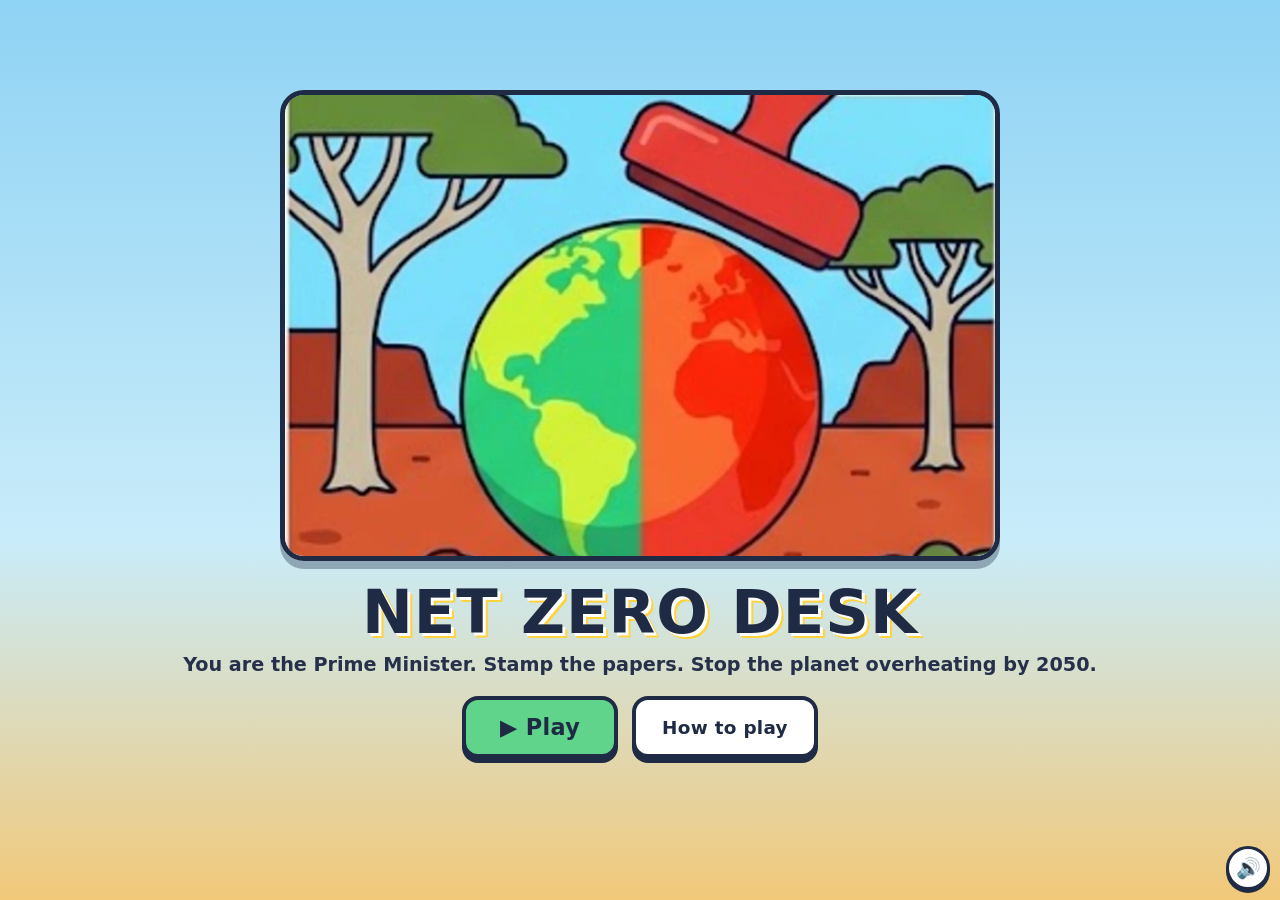
<file: index.html>
<!doctype html>
<html lang="en">
<head>
<meta charset="utf-8">
<meta name="viewport" content="width=device-width, initial-scale=1, viewport-fit=cover">
<title>Net Zero Desk</title>
<meta name="description" content="You are the Prime Minister. Stamp APPROVE or REJECT on climate policies. Can you keep warming low by 2050?">
<link rel="icon" href="assets/ui/favicon.svg" type="image/svg+xml">
<link rel="stylesheet" href="style.css">
</head>
<body>
<div id="app" aria-live="polite"></div>
<button id="mute" class="mute" aria-label="Toggle sound" title="Sound on/off">🔊</button>
<script src="assets/manifest.js"></script>
<script src="data.js"></script>
<script src="core.js"></script>
<script src="app.js"></script>
</body>
</html>
</file>
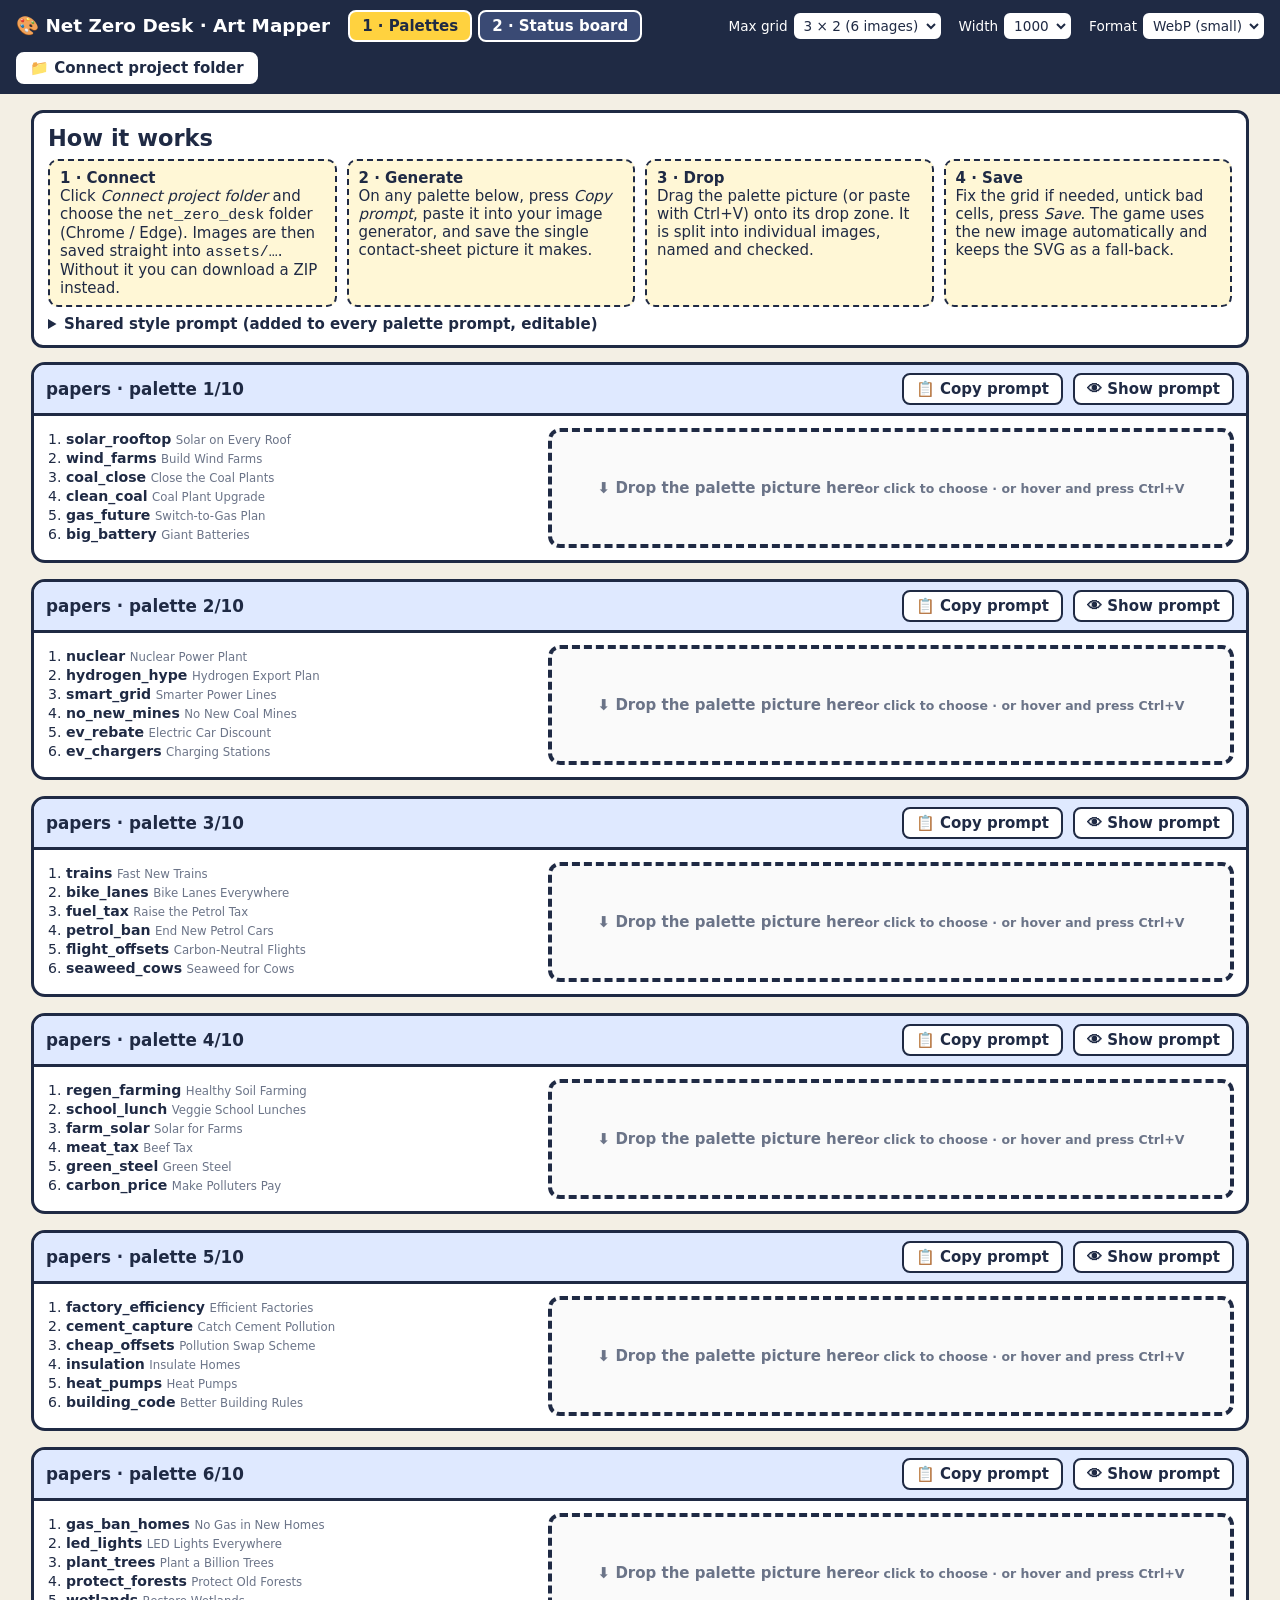
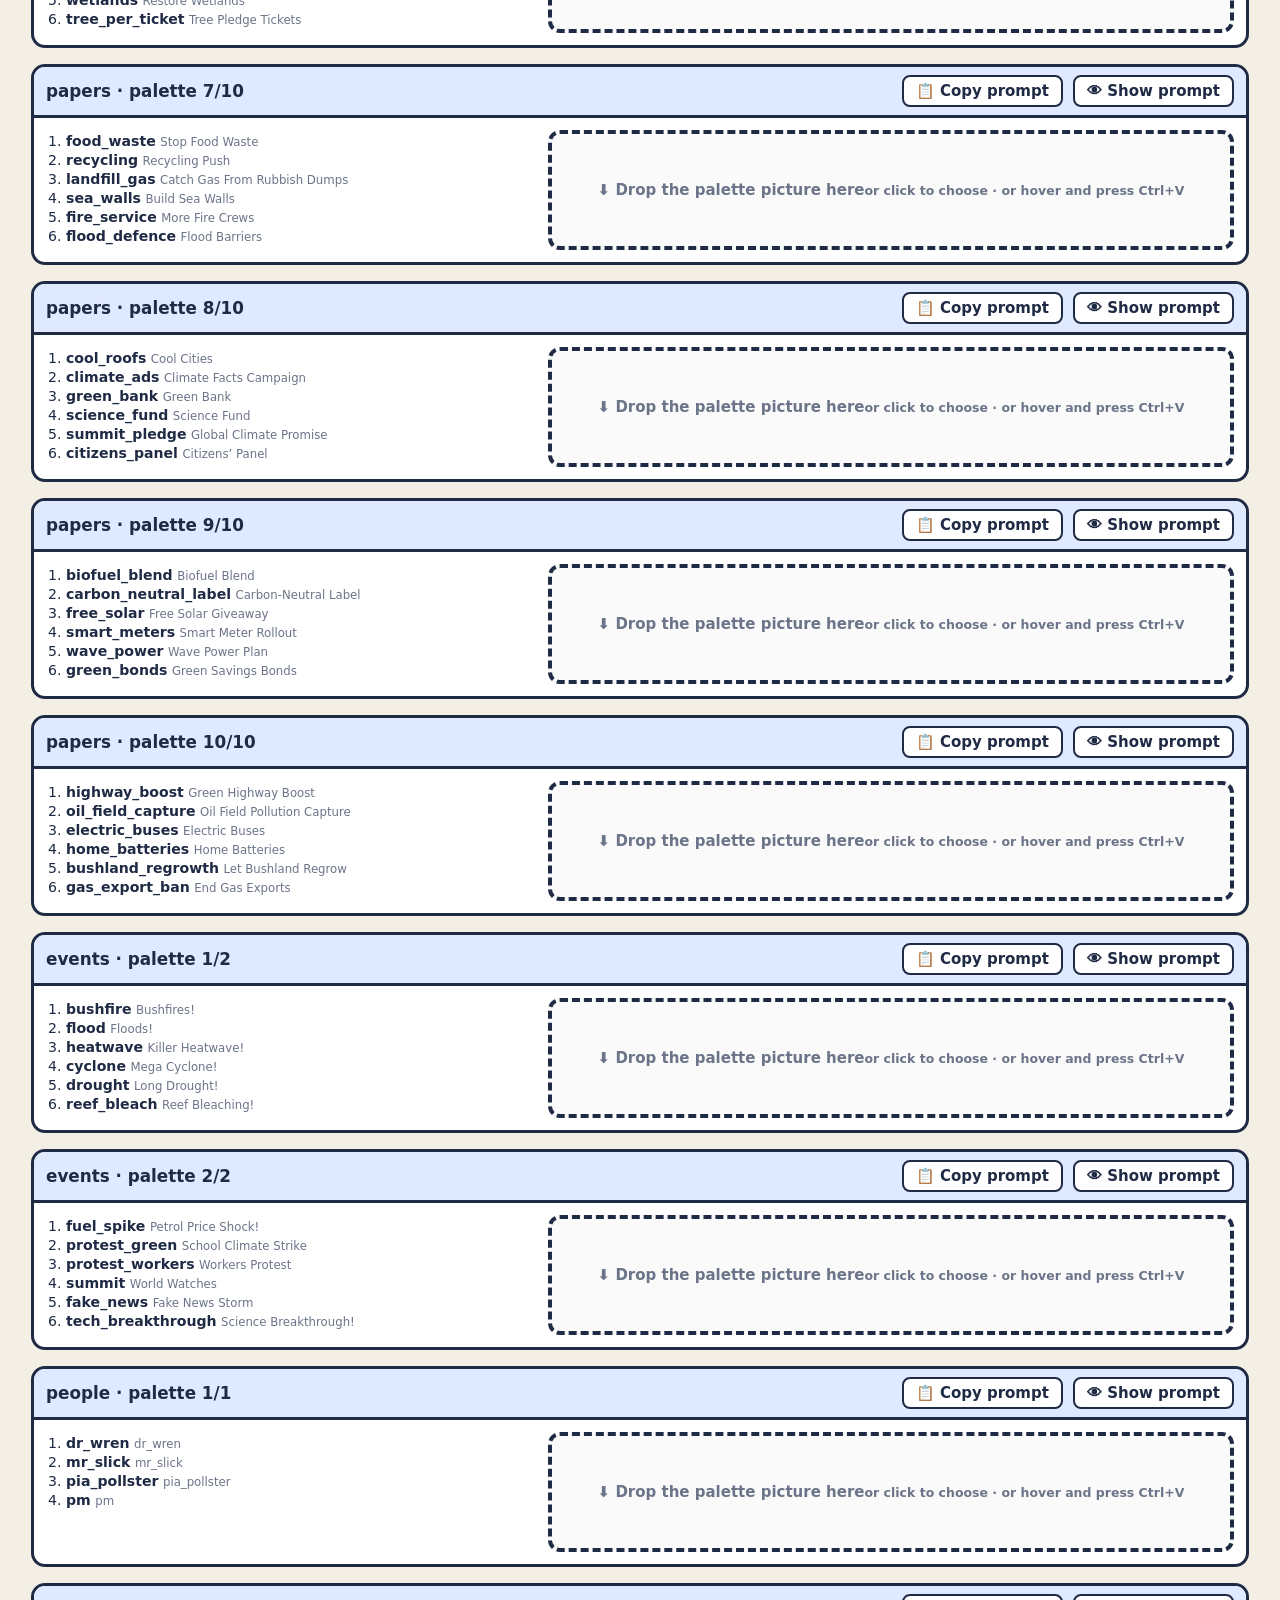
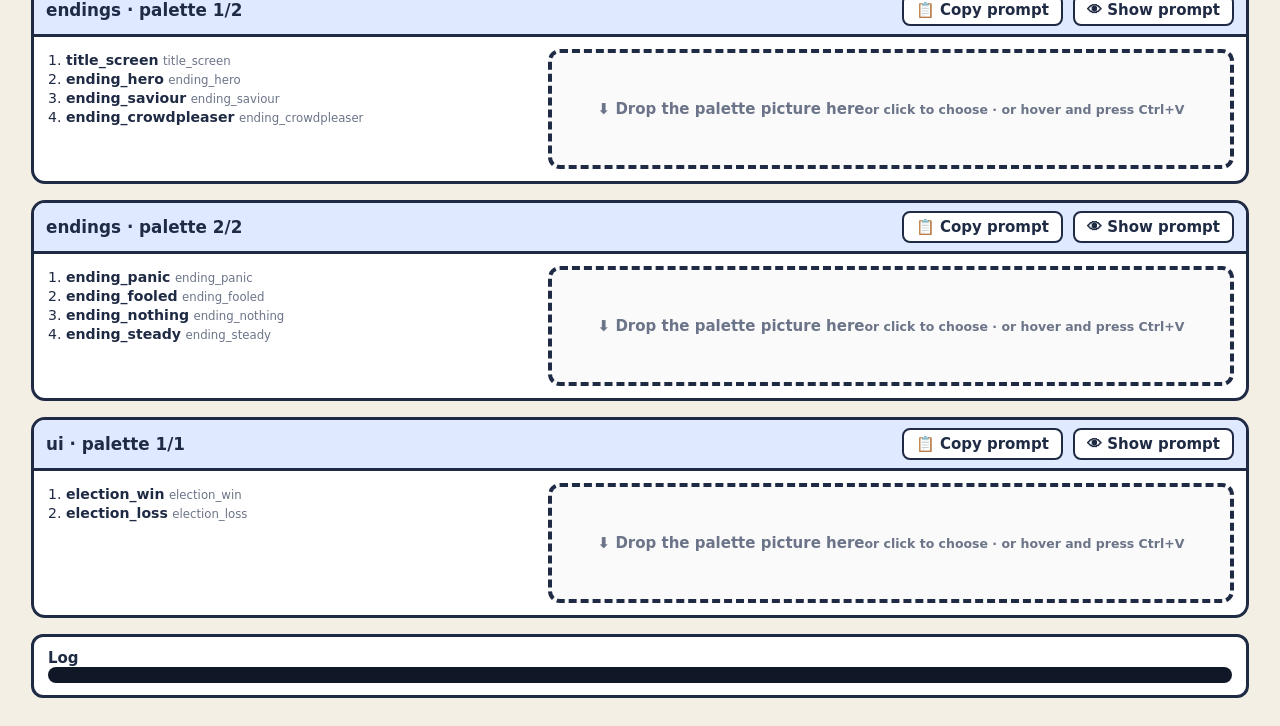
<file: art_mapper.html>
<!doctype html>
<html lang="en">
<head>
<meta charset="utf-8">
<meta name="viewport" content="width=device-width, initial-scale=1">
<title>Net Zero Desk – Art Mapper</title>
<style>
  :root{--navy:#1f2a44;--bg:#f3efe4;--card:#fff;--green:#2e9e5b;--red:#d64545;--yellow:#ffd23f;--muted:#6b7488}
  *{box-sizing:border-box}
  body{margin:0;font-family:"Segoe UI",system-ui,sans-serif;background:var(--bg);color:var(--navy);font-size:15px}
  header{position:sticky;top:0;z-index:10;background:var(--navy);color:#fff;padding:10px 16px;display:flex;flex-wrap:wrap;gap:10px 18px;align-items:center}
  header h1{font-size:1.15rem;margin:0}
  header .sp{flex:1}
  button,select,input{font:inherit}
  button{cursor:pointer;border:2px solid var(--navy);background:var(--yellow);color:var(--navy);font-weight:700;border-radius:8px;padding:5px 12px}
  button.sec{background:#fff}button.go{background:#5fd48a}button:disabled{opacity:.45;cursor:not-allowed}
  header button{border-color:#fff}
  header label{font-size:.85rem;display:flex;gap:6px;align-items:center}
  header select,header input[type=number]{border-radius:6px;border:2px solid #fff;padding:2px 4px;background:#fff;color:var(--navy)}
  .tabs{display:flex;gap:6px}
  .tabs button{background:#3a4a74;color:#fff;border-color:#fff}.tabs button.on{background:var(--yellow);color:var(--navy)}
  main{max-width:1250px;margin:0 auto;padding:16px}
  .box{background:var(--card);border:3px solid var(--navy);border-radius:12px;padding:12px 14px;margin-bottom:14px}
  .box h2,.box h3{margin:0 0 6px}
  details summary{cursor:pointer;font-weight:700}
  textarea{width:100%;min-height:130px;border:2px solid var(--navy);border-radius:8px;padding:8px;font:13px/1.4 Consolas,monospace}
  .steps{display:grid;grid-template-columns:repeat(auto-fit,minmax(220px,1fr));gap:10px;margin:8px 0}
  .steps div{background:#fff7d6;border:2px dashed var(--navy);border-radius:10px;padding:8px 10px}
  .pal{border:3px solid var(--navy);border-radius:14px;background:#fff;margin-bottom:16px;overflow:hidden}
  .pal>.ph{display:flex;gap:10px;align-items:center;flex-wrap:wrap;background:#dfe9ff;padding:8px 12px;border-bottom:3px solid var(--navy)}
  .pal>.ph b{font-size:1.05rem}.pal>.ph .sp{flex:1}
  .pbody{display:grid;grid-template-columns:minmax(260px,1fr) minmax(300px,1.4fr);gap:12px;padding:12px}
  @media(max-width:850px){.pbody{grid-template-columns:1fr}}
  .items{margin:0;padding-left:20px;font-size:.88rem}
  .items li{margin:3px 0}.items small{color:var(--muted)}
  .drop{border:4px dashed var(--navy);border-radius:12px;min-height:120px;display:flex;align-items:center;justify-content:center;text-align:center;padding:14px;background:#fafafa;color:var(--muted);font-weight:700;cursor:pointer}
  .drop.over{background:#d9f7e2;border-color:var(--green)}
  .bench{grid-column:1/-1;border-top:3px solid var(--navy);padding-top:10px}
  .prev{max-width:100%;border:2px solid var(--navy);border-radius:8px;display:block}
  .ctl{display:flex;flex-wrap:wrap;gap:8px 16px;align-items:center;margin:8px 0;font-size:.88rem}
  .ctl label{display:flex;gap:6px;align-items:center}.ctl input[type=range]{width:120px}
  .cells{display:grid;grid-template-columns:repeat(auto-fill,minmax(220px,1fr));gap:10px;margin-top:8px}
  .cell{border:3px solid var(--navy);border-radius:10px;padding:6px;background:#fff}
  .cell.off{opacity:.4}
  .cell canvas{width:100%;display:block;border:2px solid var(--navy);border-radius:6px;background:#ccc}
  .cell select{width:100%;margin-top:4px;border:2px solid var(--navy);border-radius:6px}
  .cell label{display:flex;gap:6px;align-items:center;font-size:.85rem;margin-top:3px}
  .cell .nm{font-size:.78rem;color:var(--muted);word-break:break-all}
  .msg{font-size:.85rem;font-weight:700;margin:4px 0}
  .ok{color:var(--green)}.bad{color:var(--red)}
  .board{display:grid;grid-template-columns:repeat(auto-fill,minmax(190px,1fr));gap:10px}
  .tile{border:3px solid var(--navy);border-radius:10px;background:#fff;overflow:hidden;position:relative}
  .tile.over{outline:4px solid var(--green)}
  .tile img{display:block;width:100%;aspect-ratio:400/260;object-fit:cover;background:#ddd}
  .tile div{padding:4px 8px;font-size:.8rem}
  .tile b{display:block;font-size:.85rem}
  .badge{position:absolute;right:6px;top:6px;border:2px solid var(--navy);border-radius:10px;padding:0 7px;font-size:.7rem;font-weight:800}
  .badge.new{background:#5fd48a}.badge.old{background:#ffe08a}
  .grp{margin:14px 0 6px;font-weight:800;font-size:1.05rem}
  #log{font:12px Consolas,monospace;background:#101828;color:#9ff0b4;border-radius:8px;padding:8px;max-height:140px;overflow:auto;white-space:pre-wrap}
</style>
</head>
<body>
<header>
  <h1>🎨 Net Zero Desk · Art Mapper</h1>
  <div class="tabs"><button id="tabP" class="on">1 · Palettes</button><button id="tabB">2 · Status board</button></div>
  <span class="sp"></span>
  <label>Max grid
    <select id="gridSel"><option value="2x2">2 × 2 (4 images)</option><option value="3x2" selected>3 × 2 (6 images)</option><option value="3x3">3 × 3 (9 images)</option></select></label>
  <label>Width <select id="sizeSel"><option>800</option><option selected>1000</option><option>1200</option><option>1600</option></select></label>
  <label>Format <select id="fmtSel"><option value="webp" selected>WebP (small)</option><option value="png">PNG</option><option value="jpg">JPG</option></select></label>
  <button id="folderBtn" class="sec">📁 Connect project folder</button>
</header>
<main>
  <div class="box">
    <h2>How it works</h2>
    <div class="steps">
      <div><b>1 · Connect</b><br>Click <i>Connect project folder</i> and choose the <code>net_zero_desk</code> folder (Chrome / Edge). Images are then saved straight into <code>assets/…</code>. Without it you can download a ZIP instead.</div>
      <div><b>2 · Generate</b><br>On any palette below, press <i>Copy prompt</i>, paste it into your image generator, and save the single contact-sheet picture it makes.</div>
      <div><b>3 · Drop</b><br>Drag the palette picture (or paste with Ctrl+V) onto its drop zone. It is split into individual images, named and checked.</div>
      <div><b>4 · Save</b><br>Fix the grid if needed, untick bad cells, press <i>Save</i>. The game uses the new image automatically and keeps the SVG as a fall-back.</div>
    </div>
    <details><summary>Shared style prompt (added to every palette prompt, editable)</summary>
      <textarea id="styleTxt"></textarea>
      <div class="ctl"><button class="sec" id="styleReset">Reset to default</button></div>
    </details>
  </div>
  <div id="viewP"></div>
  <div id="viewB" hidden></div>
  <div class="box"><b>Log</b><div id="log"></div></div>
</main>
<script src="tools/art_manifest.js"></script>
<script src="assets/manifest.js" onerror="void 0"></script>
<script>
if (typeof RASTER === 'undefined') window.RASTER = {};
const $ = (s, el = document) => el.querySelector(s);
const ASPECT = 400 / 260;
const DEFAULT_STYLE = `Flat vector illustration in a clean children's picture-book style, like a modern educational app. Thick dark-navy outlines, simple rounded chunky shapes, flat bright colours with one light highlight and one soft shadow. Colours: sky blue, leaf green, sunny yellow, red-orange earth, sand, teal and grey. Australian setting. Friendly cartoon characters with round heads, dot eyes and small smiles, with diverse skin tones. Each picture has one large, clear main subject in the centre and a simple background that fills the picture edge to edge. The pictures contain no words, letters, numbers or logos. All pictures share exactly the same style and line thickness.`;
const LS = k => { try { return localStorage.getItem(k); } catch (e) { return null; } };
const LSset = (k, v) => { try { localStorage.setItem(k, v); } catch (e) {} };
$('#styleTxt').value = LS('nzd_style2') || DEFAULT_STYLE;
$('#styleTxt').oninput = e => LSset('nzd_style2', e.target.value);
$('#styleReset').onclick = () => { $('#styleTxt').value = DEFAULT_STYLE; LSset('nzd_style2', DEFAULT_STYLE); };

function log(m) { const l = $('#log'); l.textContent += m + '\n'; l.scrollTop = l.scrollHeight; }

// ---------- settings ----------
let GRID = { cols: 3, rows: 2 };
const opts = () => ({ w: +$('#sizeSel').value, fmt: $('#fmtSel').value });
$('#gridSel').onchange = () => { const [c, r] = $('#gridSel').value.split('x').map(Number); GRID = { cols: c, rows: r }; buildPalettes(); };
$('#tabP').onclick = () => { $('#viewP').hidden = false; $('#viewB').hidden = true; $('#tabP').classList.add('on'); $('#tabB').classList.remove('on'); };
$('#tabB').onclick = () => { $('#viewP').hidden = true; $('#viewB').hidden = false; $('#tabB').classList.add('on'); $('#tabP').classList.remove('on'); buildBoard(); };

// ---------- project folder (File System Access) ----------
let dir = null; const zipFiles = {};
const FOLDERS = ['papers', 'events', 'people', 'endings', 'ui'];
function idb() { return new Promise((res, rej) => { const r = indexedDB.open('nzd_mapper', 1); r.onupgradeneeded = () => r.result.createObjectStore('h'); r.onsuccess = () => res(r.result); r.onerror = () => rej(r.error); }); }
async function idbGet(k) { try { const d = await idb(); return await new Promise(res => { const q = d.transaction('h').objectStore('h').get(k); q.onsuccess = () => res(q.result); q.onerror = () => res(null); }); } catch (e) { return null; } }
async function idbSet(k, v) { try { const d = await idb(); d.transaction('h', 'readwrite').objectStore('h').put(v, k); } catch (e) {} }
function folderUI() {
  const b = $('#folderBtn');
  b.textContent = dir ? '📁 Saving into: ' + dir.name : '📁 Connect project folder';
  b.classList.toggle('sec', !dir);
}
async function connect() {
  if (!window.showDirectoryPicker) { alert('This browser cannot write to folders. Use Chrome or Edge, or use the ZIP download option.'); return; }
  try {
    const h = await showDirectoryPicker({ mode: 'readwrite' });
    dir = h; await idbSet('dir', h); folderUI(); log('Connected to folder: ' + h.name);
    await scanDisk(); if (!$('#viewB').hidden) buildBoard();
  } catch (e) { /* cancelled */ }
}
$('#folderBtn').onclick = connect;
(async () => {
  const h = await idbGet('dir');
  if (h) { try { if ((await h.queryPermission({ mode: 'readwrite' })) === 'granted') { dir = h; scanDisk(); } else { $('#folderBtn').textContent = '📁 Re-connect "' + h.name + '"'; $('#folderBtn').onclick = async () => { try { if ((await h.requestPermission({ mode: 'readwrite' })) === 'granted') { dir = h; folderUI(); await scanDisk(); $('#folderBtn').onclick = connect; log('Re-connected to ' + h.name); } } catch (e) { connect(); } }; return; } } catch (e) {} }
  folderUI();
})();

// The folder the user connected may be the project folder (contains assets/) or the assets folder itself.
async function assetsDir() {
  if (dir.name === 'assets') return dir;
  try { return await dir.getDirectoryHandle('assets'); } catch (e) {}
  for (const f of FOLDERS) { try { await dir.getDirectoryHandle(f); return dir; } catch (e) {} }   // looks like the assets folder already
  return await dir.getDirectoryHandle('assets', { create: true });
}
// find images that already exist on disk so the status board shows them
async function scanDisk() {
  if (!dir) return 0;
  const a = await assetsDir(); let n = 0;
  for (const f of FOLDERS) {
    let fd; try { fd = await a.getDirectoryHandle(f); } catch (e) { continue; }
    for await (const [name] of fd.entries()) { const mm = name.match(/^(.+)\.(png|webp|jpg)$/i); if (mm) { RASTER[f + '/' + mm[1]] = mm[2].toLowerCase(); n++; } }
  }
  log('Found ' + n + ' existing images in ' + dir.name + (a === dir ? '' : '/assets'));
  return n;
}
async function writeAsset(folder, id, blob, ext) {
  const key = folder + '/' + id;
  if (!dir) { zipFiles['assets/' + key + '.' + ext] = blob; RASTER[key] = ext; updateZipBtn(); return 'zip'; }
  const assets = await assetsDir();
  const fd = await assets.getDirectoryHandle(folder, { create: true });
  for (const e of ['png', 'webp', 'jpg']) if (e !== ext) { try { await fd.removeEntry(id + '.' + e); } catch (er) {} }
  const fh = await fd.getFileHandle(id + '.' + ext, { create: true });
  const w = await fh.createWritable(); await w.write(blob); await w.close();
  RASTER[key] = ext;
  return 'disk';
}
async function writeManifest() {
  const m = {};
  if (dir) {
    const assets = await assetsDir();
    for (const f of FOLDERS) {
      let fd; try { fd = await assets.getDirectoryHandle(f); } catch (e) { continue; }
      for await (const [name] of fd.entries()) { const mm = name.match(/^(.+)\.(png|webp|jpg)$/i); if (mm) m[f + '/' + mm[1]] = mm[2].toLowerCase(); }
    }
  } else Object.assign(m, RASTER);
  const txt = '// written by art_mapper.html: which assets have an image (otherwise the game uses the SVG)\nwindow.RASTER = ' + JSON.stringify(m, null, 1) + ';\n';
  if (dir) { const assets = await assetsDir(); const fh = await assets.getFileHandle('manifest.js', { create: true }); const w = await fh.createWritable(); await w.write(txt); await w.close(); }
  else zipFiles['assets/manifest.js'] = new Blob([txt], { type: 'text/javascript' });
  Object.keys(RASTER).forEach(k => delete RASTER[k]); Object.assign(RASTER, m);
}

// ---------- tiny ZIP writer (store only) ----------
const crcT = (() => { const t = new Uint32Array(256); for (let n = 0; n < 256; n++) { let c = n; for (let k = 0; k < 8; k++) c = c & 1 ? 0xEDB88320 ^ (c >>> 1) : c >>> 1; t[n] = c >>> 0; } return t; })();
const crc32 = u8 => { let c = 0xFFFFFFFF; for (let i = 0; i < u8.length; i++) c = crcT[(c ^ u8[i]) & 255] ^ (c >>> 8); return (c ^ 0xFFFFFFFF) >>> 0; };
async function makeZip(files) {
  const enc = new TextEncoder(), parts = [], central = []; let off = 0;
  for (const name in files) {
    const data = new Uint8Array(await files[name].arrayBuffer()), nm = enc.encode(name), crc = crc32(data);
    const lh = new DataView(new ArrayBuffer(30)); lh.setUint32(0, 0x04034b50, true); lh.setUint16(4, 20, true); lh.setUint16(8, 0, true); lh.setUint32(14, crc, true); lh.setUint32(18, data.length, true); lh.setUint32(22, data.length, true); lh.setUint16(26, nm.length, true);
    parts.push(lh, nm, data);
    const ch = new DataView(new ArrayBuffer(46)); ch.setUint32(0, 0x02014b50, true); ch.setUint16(4, 20, true); ch.setUint16(6, 20, true); ch.setUint32(16, crc, true); ch.setUint32(20, data.length, true); ch.setUint32(24, data.length, true); ch.setUint16(28, nm.length, true); ch.setUint32(42, off, true);
    central.push(ch, nm); off += 30 + nm.length + data.length;
  }
  const csize = central.reduce((a, p) => a + (p.byteLength ?? p.length), 0);
  const end = new DataView(new ArrayBuffer(22)); end.setUint32(0, 0x06054b50, true); end.setUint16(8, Object.keys(files).length, true); end.setUint16(10, Object.keys(files).length, true); end.setUint32(12, csize, true); end.setUint32(16, off, true);
  return new Blob([...parts, ...central, end], { type: 'application/zip' });
}
function updateZipBtn() {
  let b = $('#zipBtn');
  const n = Object.keys(zipFiles).length;
  if (!b) { b = document.createElement('button'); b.id = 'zipBtn'; b.className = 'go'; b.onclick = downloadZip; $('header').appendChild(b); }
  b.hidden = !n; b.textContent = '⬇ Download ZIP (' + n + ' files)';
}
async function downloadZip() {
  await writeManifest();
  const z = await makeZip(zipFiles); const a = document.createElement('a'); a.href = URL.createObjectURL(z); a.download = 'net_zero_desk_art.zip'; a.click();
  log('ZIP downloaded. Unzip it into the net_zero_desk folder (it contains assets/… and assets/manifest.js).');
}

// ---------- image handling ----------
async function loadImage(file) {
  const bmp = await createImageBitmap(file);
  const c = document.createElement('canvas'); c.width = bmp.width; c.height = bmp.height; c.getContext('2d').drawImage(bmp, 0, 0);
  return c;
}
function cropToBlob(src, r, w, fmt) {
  const h = Math.round(w / ASPECT);
  const c = document.createElement('canvas'); c.width = w; c.height = h;
  const g = c.getContext('2d'); g.imageSmoothingQuality = 'high';
  // cover fit, centred
  const s = Math.max(w / r.w, h / r.h), sw = w / s, sh = h / s;
  g.drawImage(src, r.x + (r.w - sw) / 2, r.y + (r.h - sh) / 2, sw, sh, 0, 0, w, h);
  const mime = fmt === 'png' ? 'image/png' : fmt === 'jpg' ? 'image/jpeg' : 'image/webp';
  return new Promise(res => c.toBlob(res, mime, 0.92));
}
function drawCell(canvas, src, r) {
  const w = 300, h = Math.round(w / ASPECT); canvas.width = w; canvas.height = h;
  const g = canvas.getContext('2d'); const s = Math.max(w / r.w, h / r.h), sw = w / s, sh = h / s;
  g.drawImage(src, r.x + (r.w - sw) / 2, r.y + (r.h - sh) / 2, sw, sh, 0, 0, w, h);
}

// auto-detect gutters: find runs of near-uniform "background" lines between panels
function detect(src, cols, rows) {
  const sc = Math.min(1, 900 / src.width), W = Math.round(src.width * sc), H = Math.round(src.height * sc);
  const c = document.createElement('canvas'); c.width = W; c.height = H; const g = c.getContext('2d', { willReadFrequently: true }); g.drawImage(src, 0, 0, W, H);
  const d = g.getImageData(0, 0, W, H).data;
  const px = (x, y) => { const i = (y * W + x) * 4; return [d[i], d[i + 1], d[i + 2]]; };
  // background colour = median of the corner pixels + edge samples
  const samples = []; for (let k = 0; k < 6; k++) { samples.push(px(k, k), px(W - 1 - k, k), px(k, H - 1 - k), px(W - 1 - k, H - 1 - k)); }
  const med = i => samples.map(s => s[i]).sort((a, b) => a - b)[Math.floor(samples.length / 2)];
  const bg = [med(0), med(1), med(2)];
  const near = p => Math.abs(p[0] - bg[0]) + Math.abs(p[1] - bg[1]) + Math.abs(p[2] - bg[2]) < 60;
  function runs(len, other, get) {
    const flag = []; for (let i = 0; i < len; i++) { let n = 0; for (let j = 0; j < other; j += 2) if (near(get(i, j))) n++; flag.push(n / (other / 2) > 0.9); }
    const out = []; let st = null;
    for (let i = 0; i <= len; i++) { const content = i < len && !flag[i]; if (content && st === null) st = i; if (!content && st !== null) { out.push([st, i]); st = null; } }
    return out.filter(r => r[1] - r[0] > len * 0.08);
  }
  const cx = runs(W, H, (i, j) => px(i, j)), ry = runs(H, W, (i, j) => px(j, i));
  if (cx.length !== cols || ry.length !== rows) return null;
  const rects = []; for (const y of ry) for (const x of cx) rects.push({ x: x[0] / sc, y: y[0] / sc, w: (x[1] - x[0]) / sc, h: (y[1] - y[0]) / sc });
  return rects;
}
function sliderRects(W, H, cols, rows, m, gt) {
  const mx = W * m / 100, my = H * m / 100, gx = W * gt / 100, gy = gx;
  const cw = (W - 2 * mx - (cols - 1) * gx) / cols, ch = (H - 2 * my - (rows - 1) * gy) / rows;
  const out = []; for (let r = 0; r < rows; r++) for (let c = 0; c < cols; c++) out.push({ x: mx + c * (cw + gx), y: my + r * (ch + gy), w: cw, h: ch });
  return out;
}

// ---------- palettes ----------
let PALS = [];
const GRIDS = { 1: [1, 1], 2: [2, 1], 3: [3, 1], 4: [2, 2], 6: [3, 2], 9: [3, 3] };   // panels -> [cols, rows]; always a full rectangle
function splitSizes(M, cap) {   // fewest palettes whose sizes are all full rectangles, as even as possible
  const allowed = Object.keys(GRIDS).map(Number).filter(n => n <= cap).sort((x, y) => y - x);
  const best = Array(M + 1).fill(null); best[0] = [];
  for (let m = 1; m <= M; m++) for (const s of allowed) {
    if (s > m || !best[m - s]) continue;
    const cand = best[m - s].concat(s);
    if (!best[m] || cand.length < best[m].length || (cand.length === best[m].length && Math.min(...cand) > Math.min(...best[m]))) best[m] = cand;
  }
  return (best[M] || [M]).slice().sort((x, y) => y - x);
}
function buildPalettes() {
  const cap = GRID.cols * GRID.rows;
  PALS = [];
  FOLDERS.forEach(f => {
    const items = ART_MANIFEST.filter(a => a.folder === f);
    const sizes = splitSizes(items.length, cap); let pos = 0;
    sizes.forEach((n, i) => { const [cols, rows] = GRIDS[n] || [n, 1]; PALS.push({ id: f + '-' + (i + 1), folder: f, n: i + 1, total: sizes.length, items: items.slice(pos, pos + n), cols, rows }); pos += n; });
  });
  renderPalettes();
}
const posName = (p, i) => {
  const r = Math.floor(i / p.cols), c = i % p.cols;
  const rn = p.rows === 1 ? '' : p.rows === 2 ? ['top', 'bottom'][r] : ['top', 'middle', 'bottom'][r];
  const cn = p.cols === 1 ? '' : p.cols === 2 ? ['left', 'right'][c] : ['left', 'middle', 'right'][c];
  return (rn + ' ' + cn).trim() || 'the only picture';
};
const NUMW = { 1: 'ONE', 2: 'TWO', 3: 'THREE', 4: 'FOUR', 6: 'SIX', 9: 'NINE' };
function promptFor(p) {
  const N = p.items.length;
  const scene = s => s.replace(/\bA PM\b/g, 'The Prime Minister').replace(/\bPM's\b/g, "the Prime Minister's").replace(/\bPM\b/g, 'the Prime Minister').replace(/\(no [^)]*\)/gi, '').replace(/\s+/g, ' ').trim().replace(/^./, c => c.toUpperCase());
  const lines = p.items.map((a, i) => 'Picture ' + (i + 1) + ' (' + posName(p, i) + '): ' + scene(a.scene)).join('\n');
  const layout = N === 1
    ? 'Create ONE single landscape (3:2) illustration. It is a single picture, not a grid.'
    : 'Create ONE single image that is a tidy grid of exactly ' + (NUMW[N] || N) + ' (' + N + ') separate pictures: ' + p.cols + ' column' + (p.cols > 1 ? 's' : '') + ' by ' + p.rows + ' row' + (p.rows > 1 ? 's' : '') + '. Every cell of the grid contains a finished picture, so there are no empty cells and no extra cells. All pictures are the same size with a landscape 3:2 shape, divided only by thin plain white lines, with a thin white margin around the whole grid. There are no titles, labels, numbers or frames.';
  return layout + '\n\nSTYLE: ' + $('#styleTxt').value.trim() + '\n\nRecurring character: the Prime Minister is a friendly, gender-neutral person in a smart blazer with a small green-and-gold lapel pin and tousled brown hair.\n\nThe pictures, in reading order (left to right, then top to bottom):\n' + lines;
}
function renderPalettes() {
  const v = $('#viewP'); v.innerHTML = '';
  PALS.forEach(p => {
    const el = document.createElement('div'); el.className = 'pal'; p.el = el;
    el.innerHTML = `<div class="ph"><b>${p.folder} · palette ${p.n}/${p.total}</b><span class="msg" data-st></span><span class="sp"></span>
      <button class="sec" data-copy>📋 Copy prompt</button><button class="sec" data-show>👁 Show prompt</button></div>
      <div class="pbody"><div><ol class="items">${p.items.map(a => `<li><b>${a.id}</b> <small>${a.title}</small></li>`).join('')}</ol></div>
      <div><div class="drop" data-drop>⬇ Drop the palette picture here<br><small>or click to choose · or hover and press Ctrl+V</small></div><input type="file" accept="image/*" hidden data-file></div>
      <div class="bench" data-bench hidden></div></div>`;
    v.appendChild(el);
    const drop = $('[data-drop]', el), file = $('[data-file]', el);
    $('[data-copy]', el).onclick = async () => { try { await navigator.clipboard.writeText(promptFor(p)); flash(el, 'Prompt copied ✔'); } catch (e) { showPrompt(p); } };
    $('[data-show]', el).onclick = () => showPrompt(p);
    drop.onclick = () => file.click();
    file.onchange = () => file.files[0] && setPalette(p, file.files[0]);
    ['dragenter', 'dragover'].forEach(ev => drop.addEventListener(ev, e => { e.preventDefault(); drop.classList.add('over'); }));
    ['dragleave', 'drop'].forEach(ev => drop.addEventListener(ev, e => { e.preventDefault(); drop.classList.remove('over'); }));
    drop.addEventListener('drop', e => { const f = e.dataTransfer.files[0]; if (f) setPalette(p, f); });
    el.addEventListener('mouseenter', () => hoverPal = p);
  });
}
let hoverPal = null;
function flash(el, t) { const s = $('[data-st]', el); s.textContent = t; s.className = 'msg ok'; setTimeout(() => { if (s.textContent === t) s.textContent = ''; }, 2500); }
function showPrompt(p) {
  let b = $('[data-pbox]', p.el);
  if (!b) { b = document.createElement('div'); b.setAttribute('data-pbox', ''); b.style.cssText = 'padding:0 12px 12px'; b.innerHTML = '<textarea readonly></textarea>'; $('.ph', p.el).after(b); }
  $('textarea', b).value = promptFor(p); $('textarea', b).select();
}
document.addEventListener('paste', e => {
  const f = [...(e.clipboardData?.files || [])].find(x => x.type.startsWith('image/')); if (!f) return;
  e.preventDefault(); const p = hoverPal || PALS.find(x => !x.src) || PALS[0]; setPalette(p, f);
});

async function setPalette(p, file) {
  try { p.src = await loadImage(file); } catch (e) { alert('Could not read that image.'); return; }
  p.margin = 0; p.gutter = 0; p.cells = null;
  log(`Loaded ${file.name || 'pasted image'} (${p.src.width}×${p.src.height}) into ${p.id}`);
  const det = detect(p.src, p.cols, p.rows);
  if (det) { p.rects = det; p.mode = 'auto'; log('Auto-detected the gutters ✔'); }
  else { p.mode = 'slider'; p.margin = 1.5; p.gutter = 1.5; p.rects = sliderRects(p.src.width, p.src.height, p.cols, p.rows, p.margin, p.gutter); log('Could not auto-detect gutters, using equal split. Adjust the sliders if needed.'); }
  p.cells = p.items.map((a, i) => ({ asset: a.id, on: i < p.rects.length }));
  renderBench(p);
}
function renderBench(p) {
  const bench = $('[data-bench]', p.el); bench.hidden = false;
  if (p.sel === undefined) p.sel = 0;
  bench.innerHTML = `<div class="ctl">
      <b>Split:</b>
      <label><input type="radio" name="m-${p.id}" value="auto" ${p.mode === 'auto' ? 'checked' : ''}> auto-detect</label>
      <label><input type="radio" name="m-${p.id}" value="slider" ${p.mode === 'slider' ? 'checked' : ''}> equal split</label>
      <label><input type="radio" name="m-${p.id}" value="custom" ${p.mode === 'custom' ? 'checked' : ''}> custom (dragged)</label>
      <label>outer margin <input type="range" min="0" max="10" step="0.1" value="${p.margin}" data-m><span data-mv>${p.margin}%</span></label>
      <label>gutter <input type="range" min="0" max="10" step="0.1" value="${p.gutter}" data-g><span data-gv>${p.gutter}%</span></label>
      <button class="sec" data-redetect>↻ Re-detect</button>
    </div>
    <div class="ctl"><b>Boxes:</b> drag a box to move it, drag its edges or corners to resize it (arrow keys nudge the selected box).
      <button class="sec" data-same>⬛ Make all boxes the same size as the selected one</button>
      <button class="sec" data-snaprows>↔ Align rows &amp; columns</button>
      <span class="msg" data-selinfo></span></div>
    <canvas class="prev" data-prev tabindex="0" style="touch-action:none;width:100%"></canvas>
    <div class="cells" data-cells></div>
    <div class="ctl"><button class="go" data-save>💾 Save checked images</button><span class="msg" data-sv></span></div>`;
  const pv = $('[data-prev]', bench), cw = $('[data-cells]', bench), info = $('[data-selinfo]', bench);
  const MIN = 24, H = 9;                       // min box size (source px), handle hit size (screen px)
  const scale = () => pv.width / p.src.width;
  const clampv = (v, a, b) => Math.max(a, Math.min(b, v));
  const thumbs = [], cellEls = [];
  const radio = v => { const r = bench.querySelector(`input[name="m-${p.id}"][value="${v}"]`); if (r) r.checked = true; };

  function drawPreview() {
    const s = scale(), g = pv.getContext('2d');
    g.drawImage(p.src, 0, 0, pv.width, pv.height);
    g.font = 'bold 18px Arial';
    p.rects.forEach((r, i) => {
      const on = p.cells[i] && p.cells[i].on, sel = i === p.sel, col = on ? '#16c05a' : '#e63946';
      g.lineWidth = sel ? 5 : 3; g.strokeStyle = col; g.strokeRect(r.x * s, r.y * s, r.w * s, r.h * s);
      if (sel) { g.fillStyle = 'rgba(22,192,90,.12)'; g.fillRect(r.x * s, r.y * s, r.w * s, r.h * s); }
      g.fillStyle = col; g.fillRect(r.x * s, r.y * s, 26, 24); g.fillStyle = '#fff'; g.fillText(i + 1, r.x * s + 7, r.y * s + 19);
      if (sel) {
        g.fillStyle = '#fff'; g.strokeStyle = '#1f2a44'; g.lineWidth = 2;
        [[r.x, r.y], [r.x + r.w, r.y], [r.x, r.y + r.h], [r.x + r.w, r.y + r.h], [r.x + r.w / 2, r.y], [r.x + r.w / 2, r.y + r.h], [r.x, r.y + r.h / 2], [r.x + r.w, r.y + r.h / 2]]
          .forEach(([x, y]) => { g.fillRect(x * s - 6, y * s - 6, 12, 12); g.strokeRect(x * s - 6, y * s - 6, 12, 12); });
      }
    });
    const r = p.rects[p.sel];
    info.textContent = r ? `Selected #${p.sel + 1}: ${Math.round(r.w)}×${Math.round(r.h)} px (final images are ${ASPECT.toFixed(2)}:1; any extra is cropped from the centre)` : '';
  }
  function thumb(i) { if (thumbs[i] && p.rects[i]) drawCell(thumbs[i], p.src, p.rects[i]); }
  function allThumbs() { p.rects.forEach((_, i) => thumb(i)); }
  function buildCells() {
    cw.innerHTML = ''; thumbs.length = 0; cellEls.length = 0;
    p.rects.forEach((r, i) => {
      const c = p.cells[i] || (p.cells[i] = { asset: '', on: false });
      const cell = document.createElement('div'); cell.className = 'cell' + (c.on ? '' : ' off');
      const optsH = ['<option value="">— skip —</option>'].concat(ART_MANIFEST.map(a => `<option value="${a.id}" ${a.id === c.asset ? 'selected' : ''}>${a.folder}/${a.id}</option>`)).join('');
      cell.innerHTML = `<canvas></canvas><select>${optsH}</select><label><input type="checkbox" ${c.on ? 'checked' : ''}> include</label><div class="nm"></div>`;
      thumbs[i] = $('canvas', cell); cellEls[i] = cell;
      const nm = $('.nm', cell), upd = () => { const a = ART_MANIFEST.find(x => x.id === c.asset); nm.textContent = a ? `→ assets/${a.folder}/${a.id}.${opts_ext()}` : 'not saved'; };
      upd();
      thumbs[i].onclick = () => { p.sel = i; drawPreview(); };
      $('select', cell).onchange = e => { c.asset = e.target.value; c.on = !!c.asset; $('input', cell).checked = c.on; cell.classList.toggle('off', !c.on); upd(); drawPreview(); };
      $('input', cell).onchange = e => { c.on = e.target.checked; cell.classList.toggle('off', !c.on); drawPreview(); };
      cw.appendChild(cell);
    });
    allThumbs();
  }
  function setup() {
    const W = Math.min(1100, p.src.width); pv.width = W; pv.height = Math.round(p.src.height * W / p.src.width);
    buildCells(); drawPreview();
  }
  const redo = () => { if (p.mode === 'slider') p.rects = sliderRects(p.src.width, p.src.height, p.cols, p.rows, p.margin, p.gutter); allThumbs(); drawPreview(); };

  bench.querySelectorAll(`input[name="m-${p.id}"]`).forEach(r => r.onchange = () => {
    p.mode = r.value;
    if (p.mode === 'auto') { const d = detect(p.src, p.cols, p.rows); if (d) p.rects = d; else { $('[data-sv]', bench).textContent = 'Auto-detect failed, using equal split.'; p.mode = 'slider'; radio('slider'); } }
    if (p.mode === 'slider') p.rects = sliderRects(p.src.width, p.src.height, p.cols, p.rows, p.margin, p.gutter);
    allThumbs(); drawPreview();
  });
  $('[data-m]', bench).oninput = e => { p.margin = +e.target.value; $('[data-mv]', bench).textContent = p.margin + '%'; p.mode = 'slider'; radio('slider'); redo(); };
  $('[data-g]', bench).oninput = e => { p.gutter = +e.target.value; $('[data-gv]', bench).textContent = p.gutter + '%'; p.mode = 'slider'; radio('slider'); redo(); };
  $('[data-redetect]', bench).onclick = () => { const d = detect(p.src, p.cols, p.rows); if (d) { p.rects = d; p.mode = 'auto'; radio('auto'); allThumbs(); drawPreview(); } else $('[data-sv]', bench).textContent = 'Auto-detect failed. Drag the boxes or use the sliders.'; };
  $('[data-same]', bench).onclick = () => {
    const s = p.rects[p.sel]; if (!s) return; const sw = s.w, sh = s.h;
    p.rects.forEach(r => { const cx = r.x + r.w / 2, cy = r.y + r.h / 2; r.w = sw; r.h = sh; r.x = clampv(cx - sw / 2, 0, p.src.width - sw); r.y = clampv(cy - sh / 2, 0, p.src.height - sh); });
    p.mode = 'custom'; radio('custom'); allThumbs(); drawPreview();
  };
  $('[data-snaprows]', bench).onclick = () => {   // average each row's y and each column's x so the boxes line up
    const cols = p.cols, rows = p.rows;
    for (let r = 0; r < rows; r++) { const idx = [...Array(cols)].map((_, c) => r * cols + c).filter(i => p.rects[i]); if (!idx.length) continue; const y = idx.reduce((a, i) => a + p.rects[i].y, 0) / idx.length; idx.forEach(i => p.rects[i].y = y); }
    for (let c = 0; c < cols; c++) { const idx = [...Array(rows)].map((_, r) => r * cols + c).filter(i => p.rects[i]); if (!idx.length) continue; const x = idx.reduce((a, i) => a + p.rects[i].x, 0) / idx.length; idx.forEach(i => p.rects[i].x = x); }
    p.mode = 'custom'; radio('custom'); allThumbs(); drawPreview();
  };
  $('[data-save]', bench).onclick = () => savePalette(p);

  // ---- dragging boxes ----
  const ptr = e => { const b = pv.getBoundingClientRect(); return { x: (e.clientX - b.left) * pv.width / b.width, y: (e.clientY - b.top) * pv.height / b.height, k: pv.width / b.width }; };
  function hit(pt) {   // returns {i, mode}: mode is 'move' or a mix of l r t b
    const s = scale(), tol = H * pt.k;
    const order = p.rects.map((_, i) => i).filter(i => i !== p.sel).reverse(); order.unshift(p.sel);   // selected box wins ties
    for (const i of order) {
      const r = p.rects[i]; if (!r) continue;
      const x0 = r.x * s, y0 = r.y * s, x1 = (r.x + r.w) * s, y1 = (r.y + r.h) * s;
      if (pt.x < x0 - tol || pt.x > x1 + tol || pt.y < y0 - tol || pt.y > y1 + tol) continue;
      const nl = Math.abs(pt.x - x0) <= tol, nr = Math.abs(pt.x - x1) <= tol, nt = Math.abs(pt.y - y0) <= tol, nb = Math.abs(pt.y - y1) <= tol;
      let m = ''; if (nl) m += 'l'; else if (nr) m += 'r'; if (nt) m += 't'; else if (nb) m += 'b';
      if (m) return { i, mode: m };
      if (pt.x > x0 && pt.x < x1 && pt.y > y0 && pt.y < y1) return { i, mode: 'move' };
    }
    return null;
  }
  const cursorFor = m => !m ? 'default' : m === 'move' ? 'move' : (m === 'l' || m === 'r') ? 'ew-resize' : (m === 't' || m === 'b') ? 'ns-resize' : (m === 'lt' || m === 'rb') ? 'nwse-resize' : 'nesw-resize';
  let drag = null;
  pv.addEventListener('pointerdown', e => {
    const pt = ptr(e), h = hit(pt); if (!h) return;
    p.sel = h.i;
    drag = { i: h.i, mode: h.mode, start: pt, orig: { ...p.rects[h.i] } };
    pv.setPointerCapture(e.pointerId); pv.focus({ preventScroll: true }); e.preventDefault(); drawPreview();
  });
  pv.addEventListener('pointermove', e => {
    const pt = ptr(e);
    if (!drag) { const h = hit(pt); pv.style.cursor = cursorFor(h && h.mode); return; }
    const s = scale(), dx = (pt.x - drag.start.x) / s, dy = (pt.y - drag.start.y) / s, o = drag.orig, r = p.rects[drag.i], W = p.src.width, Hh = p.src.height;
    let x0 = o.x, y0 = o.y, x1 = o.x + o.w, y1 = o.y + o.h;
    if (drag.mode === 'move') { x0 = clampv(o.x + dx, 0, W - o.w); y0 = clampv(o.y + dy, 0, Hh - o.h); x1 = x0 + o.w; y1 = y0 + o.h; }
    else {
      if (drag.mode.includes('l')) x0 = clampv(o.x + dx, 0, x1 - MIN);
      if (drag.mode.includes('r')) x1 = clampv(o.x + o.w + dx, x0 + MIN, W);
      if (drag.mode.includes('t')) y0 = clampv(o.y + dy, 0, y1 - MIN);
      if (drag.mode.includes('b')) y1 = clampv(o.y + o.h + dy, y0 + MIN, Hh);
    }
    r.x = x0; r.y = y0; r.w = x1 - x0; r.h = y1 - y0;
    if (p.mode !== 'custom') { p.mode = 'custom'; radio('custom'); }
    thumb(drag.i); drawPreview();
  });
  const end = () => { drag = null; };
  pv.addEventListener('pointerup', end); pv.addEventListener('pointercancel', end);
  pv.addEventListener('keydown', e => {   // arrow keys nudge the selected box (Shift = 10px)
    const r = p.rects[p.sel]; if (!r) return;
    const st = e.shiftKey ? 10 : 1;
    if (e.key === 'ArrowLeft') r.x = clampv(r.x - st, 0, p.src.width - r.w);
    else if (e.key === 'ArrowRight') r.x = clampv(r.x + st, 0, p.src.width - r.w);
    else if (e.key === 'ArrowUp') r.y = clampv(r.y - st, 0, p.src.height - r.h);
    else if (e.key === 'ArrowDown') r.y = clampv(r.y + st, 0, p.src.height - r.h);
    else return;
    e.preventDefault(); if (p.mode !== 'custom') { p.mode = 'custom'; radio('custom'); } thumb(p.sel); drawPreview();
  });
  setup();
}
const opts_ext = () => opts().fmt;

async function savePalette(p) {
  const bench = $('[data-bench]', p.el), sv = $('[data-sv]', bench), { w, fmt } = opts();
  const todo = p.rects.map((r, i) => ({ r, c: p.cells[i] })).filter(x => x.c && x.c.on && x.c.asset);
  if (!todo.length) { sv.textContent = 'Nothing checked.'; sv.className = 'msg bad'; return; }
  const seen = new Set(); for (const t of todo) { if (seen.has(t.c.asset)) { sv.textContent = 'Two cells use the same name: ' + t.c.asset; sv.className = 'msg bad'; return; } seen.add(t.c.asset); }
  sv.className = 'msg'; sv.textContent = 'Saving…';
  let n = 0, where = '';
  try {
    for (const t of todo) { const a = ART_MANIFEST.find(x => x.id === t.c.asset); const blob = await cropToBlob(p.src, t.r, w, fmt); where = await writeAsset(a.folder, a.id, blob, fmt === 'jpg' ? 'jpg' : fmt); n++; log(`saved assets/${a.folder}/${a.id}.${fmt} (${Math.round(blob.size / 1024)} KB)`); }
    await writeManifest();
    sv.className = 'msg ok'; sv.textContent = where === 'disk' ? `✔ Saved ${n} images into your project folder.` : `✔ Prepared ${n} images. Use “Download ZIP” at the top (no folder connected).`;
    $('[data-st]', p.el).textContent = `${n} saved`; $('[data-st]', p.el).className = 'msg ok';
  } catch (e) { sv.className = 'msg bad'; sv.textContent = 'Save failed: ' + e.message; log('ERROR ' + e.message); }
}

// ---------- status board ----------
function buildBoard() {
  const v = $('#viewB'); v.innerHTML = '';
  const have = ART_MANIFEST.filter(a => RASTER[a.folder + '/' + a.id]).length;
  v.innerHTML = `<div class="box"><b>${have} / ${ART_MANIFEST.length}</b> assets now use your images. Drop a single image onto any tile to replace just that one (it is centre-cropped to fit).</div>`;
  FOLDERS.forEach(f => {
    const items = ART_MANIFEST.filter(a => a.folder === f); if (!items.length) return;
    const h = document.createElement('div'); h.className = 'grp'; h.textContent = f + ' (' + items.length + ')'; v.appendChild(h);
    const grid = document.createElement('div'); grid.className = 'board'; v.appendChild(grid);
    items.forEach(a => {
      const key = a.folder + '/' + a.id, ext = RASTER[key];
      const t = document.createElement('div'); t.className = 'tile';
      t.innerHTML = `<img src="assets/${key}.${ext || 'svg'}?t=${Date.now()}" alt=""><span class="badge ${ext ? 'new' : 'old'}">${ext ? 'your image' : 'SVG'}</span><div><b>${a.id}</b>${a.title}</div>`;
      ['dragenter', 'dragover'].forEach(ev => t.addEventListener(ev, e => { e.preventDefault(); t.classList.add('over'); }));
      ['dragleave', 'drop'].forEach(ev => t.addEventListener(ev, e => { e.preventDefault(); t.classList.remove('over'); }));
      t.addEventListener('drop', async e => {
        const f = e.dataTransfer.files[0]; if (!f) return;
        try { const src = await loadImage(f); const { w, fmt } = opts(); const blob = await cropToBlob(src, { x: 0, y: 0, w: src.width, h: src.height }, w, fmt); await writeAsset(a.folder, a.id, blob, fmt); await writeManifest(); log(`saved assets/${key}.${fmt}`); buildBoard(); } catch (er) { log('ERROR ' + er.message); }
      });
      grid.appendChild(t);
    });
  });
}

buildPalettes();
if (location.protocol === 'file:') log('Tip: open this page via http://localhost (e.g. python -m http.server) for the status board thumbnails. Saving to a folder works in Chrome/Edge.');
</script>
</body>
</html>
</file>
<file: style.css>
:root{
  --navy:#1f2a44; --cream:#fffaf0; --paper:#fff8e6; --wood:#7b5136; --wood2:#6a4430;
  --green:#2e9e5b; --green-d:#1f7a44; --red:#d64545; --red-d:#a92f2f; --yellow:#ffd23f; --orange:#ff9f1c;
  --sky:#8fd3f4; --ink:#26304a; --muted:#6b7488; --good:#1f9d55; --bad:#d64545;
  --radius:18px;
}
*{box-sizing:border-box;-webkit-tap-highlight-color:transparent}
html,body{margin:0;height:100%}
body{font-family:"Trebuchet MS","Segoe UI",system-ui,sans-serif;color:var(--ink);background:#243252;font-size:17px;line-height:1.35;overflow-x:hidden}
button{font-family:inherit;cursor:pointer}
img{display:block;max-width:100%}
#app{min-height:100dvh;display:flex;flex-direction:column}
.mute{position:fixed;right:10px;bottom:10px;z-index:50;border:3px solid var(--navy);background:#fff;border-radius:50%;width:44px;height:44px;font-size:20px;box-shadow:0 3px 0 var(--navy)}

/* ---------- generic ---------- */
.btn{border:4px solid var(--navy);background:var(--yellow);color:var(--navy);font-weight:900;font-size:1.15rem;padding:12px 26px;border-radius:16px;box-shadow:0 5px 0 var(--navy);transition:transform .08s,box-shadow .08s;letter-spacing:.3px}
.btn:hover{transform:translateY(-2px)}
.btn:active{transform:translateY(4px);box-shadow:0 1px 0 var(--navy)}
.btn.green{background:#5fd48a}.btn.ghost{background:#fff}.btn.big{font-size:1.4rem;padding:14px 34px}
.btn[disabled]{opacity:.5;cursor:not-allowed;transform:none}
.screen{flex:1;display:flex;flex-direction:column;align-items:center;padding:18px 16px 70px;animation:fadein .35s ease}
@keyframes fadein{from{opacity:0;transform:translateY(10px)}to{opacity:1;transform:none}}
.card{background:var(--cream);border:4px solid var(--navy);border-radius:var(--radius);box-shadow:0 6px 0 rgba(0,0,0,.25);padding:16px;width:100%;max-width:760px}
h1,h2,h3{margin:.2em 0;color:var(--navy);line-height:1.1}

/* ---------- title ---------- */
.title-screen{background:linear-gradient(#8fd3f4,#c9ecfa 60%,#f2c879);justify-content:center;text-align:center}
.title-screen .hero{width:min(720px,100%);border:5px solid var(--navy);border-radius:24px;overflow:hidden;box-shadow:0 8px 0 rgba(31,42,68,.35)}
.logo{font-size:clamp(2.2rem,7vw,3.8rem);font-weight:900;color:var(--navy);margin:18px 0 0;text-shadow:3px 3px 0 #fff,5px 5px 0 var(--yellow);letter-spacing:1px}
.tag{font-size:1.2rem;margin:6px 0 18px;font-weight:700}
.row{display:flex;gap:14px;flex-wrap:wrap;justify-content:center}
.best-runs{margin-top:22px;background:rgba(255,255,255,.75);border:3px solid var(--navy);border-radius:14px;padding:10px 16px;font-size:.95rem;max-width:520px;width:100%}
.best-runs h3{font-size:1rem;margin-bottom:4px}
.best-runs div{display:flex;justify-content:space-between;gap:8px}

/* ---------- story ---------- */
.story{background:linear-gradient(#ffe9a8,#ffd1a0);justify-content:center}
.story .card{display:grid;grid-template-columns:1fr;gap:12px;text-align:center}
.story .pic{border:4px solid var(--navy);border-radius:14px;overflow:hidden;max-width:420px;margin:0 auto;width:100%}
.story p{font-size:1.2rem;margin:.3em 0}
.dots{display:flex;gap:8px;justify-content:center;margin:6px 0}
.dots i{width:12px;height:12px;border-radius:50%;background:#cbb89a;border:2px solid var(--navy)}
.dots i.on{background:var(--yellow)}
.advrow{display:grid;grid-template-columns:repeat(3,1fr);gap:8px}
.advrow div{background:#fff;border:3px solid var(--navy);border-radius:12px;overflow:hidden;font-size:.85rem}
.advrow b{display:block;padding:4px 4px 0}
.advrow span{display:block;padding:0 4px 6px;color:var(--muted)}

/* ---------- desk ---------- */
.deskwrap{background:repeating-linear-gradient(95deg,var(--wood) 0 38px,var(--wood2) 38px 41px,#80563a 41px 90px);padding:0;justify-content:flex-start;align-items:stretch}
.hud{position:sticky;top:0;z-index:20;display:grid;grid-template-columns:repeat(4,1fr);gap:8px;padding:10px;background:linear-gradient(#2c3a5e,#243252);border-bottom:4px solid #111a30}
.tile{background:#fff;border:3px solid var(--navy);border-radius:14px;padding:5px 8px;min-width:0;box-shadow:0 3px 0 rgba(0,0,0,.35)}
.tile small{display:block;font-size:.68rem;font-weight:800;text-transform:uppercase;letter-spacing:.6px;color:var(--muted)}
.tile .big{font-size:1.5rem;font-weight:900;line-height:1.1;color:var(--navy);white-space:nowrap}
.tile .sub{font-size:.72rem;color:var(--muted);white-space:nowrap;overflow:hidden;text-overflow:ellipsis}
.pips{display:flex;gap:3px;margin-top:3px}
.pips i{flex:1;height:9px;border-radius:5px;background:#d7d1c2;border:1.5px solid var(--navy)}
.pips i.done{background:var(--green)}.pips i.now{background:var(--yellow);animation:pulse 1s infinite}
@keyframes pulse{50%{transform:scaleY(1.5)}}
.meter{height:10px;border-radius:6px;background:#e5dfd0;border:2px solid var(--navy);overflow:hidden;margin-top:3px;position:relative}
.meter b{display:block;height:100%;background:linear-gradient(90deg,#e63946,#ffd23f,#2ec46b)}
.meter b.cover{position:absolute;right:0;top:0;background:#e5dfd0}
.meter u{position:absolute;left:50%;top:-2px;bottom:-2px;border-left:2px dashed var(--navy)}
.hud .tile.pts .big{color:#9a6a00}
.bump{animation:bump .5s}
@keyframes bump{30%{transform:scale(1.18)}}
.good{color:var(--good)}.bad{color:var(--bad)}
.stage{flex:1;display:flex;flex-direction:column;align-items:center;gap:14px;padding:14px 12px 80px}
.coach{background:#fff3b0;border:3px dashed var(--navy);border-radius:14px;padding:8px 14px;max-width:640px;width:100%;font-weight:700;font-size:.98rem}
.termbanner{position:fixed;inset:0;z-index:40;display:flex;align-items:center;justify-content:center;pointer-events:none;animation:banner 1.5s ease forwards}
.termbanner div{background:var(--yellow);border:5px solid var(--navy);border-radius:20px;padding:14px 34px;font-size:clamp(1.6rem,6vw,2.6rem);font-weight:900;color:var(--navy);box-shadow:0 8px 0 rgba(0,0,0,.35);text-align:center}
.termbanner small{display:block;font-size:.5em;font-weight:700}
@keyframes banner{0%{opacity:0;transform:scale(.7)}15%{opacity:1;transform:scale(1.05)}25%{transform:scale(1)}80%{opacity:1}100%{opacity:0;transform:scale(1.05)}}

.paper{position:relative;background:var(--paper);width:100%;max-width:560px;border-radius:6px;padding:14px 16px 16px;box-shadow:0 10px 24px rgba(0,0,0,.45),0 0 0 1px rgba(0,0,0,.08);transform:rotate(-.6deg);animation:slidein .45s cubic-bezier(.2,.9,.3,1.15)}
.paper::before{content:"";position:absolute;left:50%;top:-12px;width:90px;height:26px;margin-left:-45px;background:#d7d1c2;border:3px solid var(--navy);border-radius:8px}
@keyframes slidein{from{opacity:0;transform:translateY(80px) rotate(4deg)}to{opacity:1;transform:rotate(-.6deg)}}
.paper.out-approve{animation:outR .45s ease-in forwards}.paper.out-reject{animation:outL .45s ease-in forwards}
@keyframes outR{to{opacity:0;transform:translateX(120%) rotate(12deg)}}
@keyframes outL{to{opacity:0;transform:translateX(-120%) rotate(-14deg) scale(.8)}}
.ptop{display:flex;justify-content:space-between;align-items:center;font-size:.8rem;font-weight:800;color:var(--muted);margin:6px 0}
.area{background:#e8f3ff;border:2px solid var(--navy);border-radius:20px;padding:2px 10px;color:var(--navy)}
.pimg{border:4px solid var(--navy);border-radius:12px;overflow:hidden;background:#cde;aspect-ratio:400/260}
.pimg{max-height:34vh}
.pimg img{width:100%;height:100%;object-fit:cover}
.paper h2{font-size:1.55rem;margin:10px 0 2px}
.paper .desc{margin:0 0 10px;font-size:1.08rem}
.badges{display:grid;grid-template-columns:repeat(3,1fr);gap:8px}
.badge{border:3px solid var(--navy);border-radius:14px;text-align:center;padding:6px 4px;background:#fff;position:relative}
.badge .ic{font-size:1.25rem;line-height:1}
.badge .v{font-size:1.65rem;font-weight:900;line-height:1.1}
.badge .l{font-size:.7rem;font-weight:800;text-transform:uppercase;color:var(--muted);letter-spacing:.4px}
.badge.pos{background:#e5f8ea}.badge.neg{background:#fde6e6}.badge.cost{background:#fff3c4}
.badge s{font-size:.9rem;color:var(--red);margin-right:4px;opacity:.9}
.badge.checked{box-shadow:0 0 0 4px #5aa8ff;}
.badge.checked::after{content:"✔ true";position:absolute;right:-6px;top:-10px;background:#5aa8ff;color:#fff;font-size:.62rem;font-weight:900;padding:1px 6px;border-radius:8px;border:2px solid var(--navy)}
.chips{display:flex;flex-wrap:wrap;gap:6px;margin:10px 0 0}
.chip{border:2px solid var(--navy);background:#fff;border-radius:20px;padding:2px 10px;font-size:.85rem;font-weight:800}
.chip.g{background:#d9f7e2}.chip.y{background:#fff0b3}.chip.r{background:#ffd9d9}.chip.b{background:#dcebff}
.advice{display:flex;gap:10px;align-items:center;margin-top:12px}
.advice .face{flex:0 0 74px;width:74px;height:74px;border:3px solid var(--navy);border-radius:50%;overflow:hidden;background:#fff}
.advice .face img{width:100%;height:100%;object-fit:cover}
.bubble{position:relative;background:#fff;border:3px solid var(--navy);border-radius:14px;padding:6px 12px;flex:1;font-size:.98rem}
.bubble::before{content:"";position:absolute;left:-12px;top:50%;margin-top:-8px;border:8px solid transparent;border-right-color:var(--navy);border-left:0}
.bubble b{display:block;font-size:.75rem;color:var(--muted);text-transform:uppercase;letter-spacing:.5px}
.tools{display:flex;gap:10px;margin-top:12px;flex-wrap:wrap}
.tool{flex:1;min-width:140px;border:3px solid var(--navy);background:#fff;border-radius:12px;padding:8px 10px;font-weight:800;font-size:.95rem;color:var(--navy)}
.tool:hover{background:#eef6ff}.tool[disabled]{opacity:.45;cursor:not-allowed}
.fine{margin-top:10px;background:#fffbe0;border:3px dashed var(--navy);border-radius:10px;padding:8px 12px;font-size:.95rem;animation:fadein .25s}
.fine b{font-size:.75rem;text-transform:uppercase;color:var(--muted);display:block}
.stamps{display:flex;gap:14px;width:100%;max-width:560px}
.stampbtn{flex:1;border:5px solid;border-radius:14px;padding:12px 6px;font-weight:900;font-size:1.5rem;letter-spacing:2px;background:#fff;transform:rotate(-1.5deg);box-shadow:0 6px 0 rgba(0,0,0,.3);transition:transform .08s,box-shadow .08s}
.stampbtn small{display:block;font-size:.7rem;letter-spacing:.5px;font-weight:800;opacity:.85}
.stampbtn.ap{color:var(--green-d);border-color:var(--green-d)}.stampbtn.rj{color:var(--red-d);border-color:var(--red-d);transform:rotate(1.5deg)}
.stampbtn:hover{transform:translateY(-3px) rotate(0)}
.stampbtn:active{transform:translateY(4px);box-shadow:0 1px 0 rgba(0,0,0,.3)}
.stampbtn.ap:not([disabled]):hover{background:#e5f8ea}.stampbtn.rj:hover{background:#fde6e6}
.stampbtn[disabled]{opacity:.45;cursor:not-allowed;transform:none;filter:grayscale(.6)}
.stampmark{position:absolute;left:50%;top:44%;z-index:5;padding:6px 22px;border:8px solid;border-radius:14px;font-size:clamp(2rem,9vw,3.4rem);font-weight:900;letter-spacing:4px;transform:translate(-50%,-50%) rotate(-14deg);animation:slam .35s cubic-bezier(.2,2,.4,1) both;background:rgba(255,255,255,.55);pointer-events:none}
.stampmark.ap{color:var(--green-d);border-color:var(--green-d)}.stampmark.rj{color:var(--red-d);border-color:var(--red-d)}
@keyframes slam{from{opacity:0;transform:translate(-50%,-50%) rotate(-14deg) scale(3)}to{opacity:1;transform:translate(-50%,-50%) rotate(-14deg) scale(1)}}
.shake{animation:shake .4s}
@keyframes shake{20%,60%{transform:translateX(-8px)}40%,80%{transform:translateX(8px)}}
.float{position:fixed;z-index:45;font-weight:900;font-size:1.4rem;pointer-events:none;text-shadow:0 2px 0 #fff,0 -2px 0 #fff,2px 0 0 #fff,-2px 0 0 #fff;animation:floatup 1.2s ease-out forwards}
@keyframes floatup{from{opacity:1;transform:translateY(0)}to{opacity:0;transform:translateY(-70px)}}

/* ---------- news ---------- */
.news{background:linear-gradient(#dfe7f5,#c8d3ea);align-items:center}
.news .card+.card{margin-top:14px}
.paperhead{display:flex;justify-content:space-between;align-items:center;font-weight:900;border-bottom:4px double var(--navy);padding-bottom:6px;margin-bottom:10px}
.paperhead span:first-child{font-size:1.5rem;font-family:Georgia,serif;font-style:italic}
.evimg{border:4px solid var(--navy);border-radius:12px;overflow:hidden;aspect-ratio:400/260;background:#dde}
.evimg img{width:100%;height:100%;object-fit:cover}
.evtitle{font-family:Georgia,serif;font-size:1.8rem;margin:10px 0 2px}
.effects{display:flex;flex-wrap:wrap;gap:8px;margin-top:8px}
.eff{border:3px solid var(--navy);border-radius:12px;padding:4px 10px;font-weight:900;background:#fff}
.eff.g{background:#d9f7e2}.eff.r{background:#ffd9d9}
.chartbox{background:#fff;border:3px solid var(--navy);border-radius:12px;padding:8px}
.chartbox svg{width:100%;height:auto;display:block}
.legend{display:flex;gap:14px;flex-wrap:wrap;font-size:.8rem;font-weight:800;margin-top:4px}
.legend i{display:inline-block;width:16px;height:5px;border-radius:3px;margin-right:5px;vertical-align:middle}
.didyou{background:#e9f7ff;border:3px solid var(--navy);border-radius:12px;padding:8px 12px;font-weight:700;margin-top:10px}
.sumrow{display:flex;gap:8px;flex-wrap:wrap;margin:8px 0}

/* ---------- election ---------- */
.election{background:linear-gradient(#fde9ff,#ffd8d8)}
.votebar{height:34px;border:4px solid var(--navy);border-radius:20px;background:#ffd0d0;position:relative;overflow:hidden;margin:12px 0}
.votebar b{display:block;height:100%;background:#5fd48a;transition:width 1.2s ease}
.votebar u{position:absolute;left:50%;top:0;bottom:0;border-left:4px dashed var(--navy)}

/* ---------- final report ---------- */
.final{background:linear-gradient(#cfe9ff,#fff3d1);gap:14px}
.final .card{max-width:820px}
.endhero{position:relative;text-align:center}
.endhero .eimg{border:4px solid var(--navy);border-radius:14px;overflow:hidden;aspect-ratio:400/260;max-width:560px;margin:0 auto}
.endhero .eimg img{width:100%;height:100%;object-fit:cover}
.endhero h1{font-size:clamp(1.8rem,6vw,2.8rem);margin:10px 0 0}
.stars{font-size:2rem;letter-spacing:4px;color:#f5a800;text-shadow:0 2px 0 var(--navy)}
.tbars{display:grid;gap:10px}
.tbar{display:grid;grid-template-columns:110px 1fr 96px;gap:8px;align-items:center;font-weight:800}
.tbar .track{height:30px;border:3px solid var(--navy);border-radius:16px;background:#e8f1fa;overflow:hidden}
.tbar .fill{height:100%;border-radius:12px;width:0;transition:width 1.4s cubic-bezier(.2,.8,.2,1)}
.tbar .val{text-align:right;font-size:1.15rem}
.bigstat{font-size:1.15rem;margin:8px 0 0;font-weight:700}
.qrow{display:grid;grid-template-columns:130px 1fr 64px;gap:8px;align-items:center;font-weight:800;margin:6px 0}
.qrow .track{height:20px;border:3px solid var(--navy);border-radius:12px;background:#eee;position:relative;overflow:hidden}
.qrow .fill{height:100%;width:0;transition:width 1.2s ease}
.qrow .mid{position:absolute;left:50%;top:0;bottom:0;border-left:3px dashed var(--navy)}
.medals{display:grid;grid-template-columns:repeat(auto-fill,minmax(150px,1fr));gap:8px}
.medal{border:3px solid var(--navy);border-radius:14px;padding:8px;text-align:center;background:#fff7cf;font-size:.85rem;font-weight:700}
.medal .mi{font-size:1.9rem}.medal b{display:block;font-size:.95rem}
.medal.locked{background:#e5e5e5;opacity:.55;filter:grayscale(1)}
.listitem{border-left:6px solid var(--red);background:#fff1f1;border-radius:8px;padding:6px 10px;margin:6px 0}
.listitem.ok{border-color:var(--green);background:#e8f8ee}
.discuss{background:#fff3b0;border:3px dashed var(--navy);border-radius:14px;padding:10px 14px;font-weight:800}
.two{display:grid;grid-template-columns:1fr 1fr;gap:14px;width:100%;max-width:820px}
.face-big{font-size:3rem;text-align:center}

@media (max-width:560px){
  body{font-size:16px}
  .hud{grid-template-columns:repeat(4,minmax(0,1fr));padding:5px;gap:4px}
  .tile{padding:3px 5px;border-width:2px;border-radius:10px}
  .tile small{font-size:.55rem;letter-spacing:.2px}
  .tile .big{font-size:.88rem}
  .tile .sub{display:none}
  .pips{gap:1px}.pips i{height:6px;border-width:1px}
  .meter{height:8px}
  .two{grid-template-columns:1fr}
  .tbar{grid-template-columns:78px 1fr 90px}
  .qrow{grid-template-columns:104px 1fr 54px}
  .badge .v{font-size:1.4rem}
  .stampbtn{font-size:1.2rem}
  .advice .face{flex-basis:58px;width:58px;height:58px}
}
@media (prefers-reduced-motion:reduce){*{animation-duration:.01ms!important;transition-duration:.01ms!important}}

.still,.paper.still{animation:none!important}
.advice .face img{transform:scale(1.9);transform-origin:50% 38%}

.budget{width:100%;max-width:560px;background:#fff;border:4px solid var(--navy);border-radius:14px;padding:8px 12px;box-shadow:0 4px 0 rgba(0,0,0,.3)}
.bhead{display:flex;justify-content:space-between;gap:8px;flex-wrap:wrap;font-size:.95rem}
.bbar{height:16px;border:3px solid var(--navy);border-radius:10px;background:#e8e3d3;margin:6px 0;position:relative;overflow:hidden}
.bbar i{display:block;height:100%;background:#2e9e5b;transition:width .5s}
.budget.warn .bbar i{background:#ffb100}.budget.over .bbar i{background:#e5533d}
.bbar u{position:absolute;right:0;top:0;bottom:0;border-right:3px dashed var(--navy)}
.bmsg{display:flex;justify-content:space-between;gap:8px;flex-wrap:wrap;font-size:.82rem;font-weight:800;color:var(--muted)}
.bmsg span:first-child{color:var(--navy)}
.modal{position:fixed;inset:0;z-index:100;background:rgba(10,15,30,.7);display:flex;align-items:center;justify-content:center;padding:16px;animation:fadein .2s}
.mcard{background:#fff4f4;border:5px solid var(--red);border-radius:20px;padding:18px 20px;max-width:480px;width:100%;text-align:center;box-shadow:0 10px 0 rgba(0,0,0,.35);animation:slam2 .35s cubic-bezier(.2,1.6,.4,1)}
@keyframes slam2{from{transform:scale(.6);opacity:0}to{transform:none;opacity:1}}
.mcard .mi{font-size:3rem;animation:pulse2 .6s infinite alternate}@keyframes pulse2{to{transform:scale(1.15)}}
.mcard h2{color:var(--red-d);font-size:1.9rem}
.mcard p{margin:.5em 0}.mcard .big{font-size:1.2rem}
.mcard .why{background:#fff;border:3px dashed var(--navy);border-radius:10px;padding:6px 10px;text-align:left}
.mcard .tip{background:#fff3b0;border-radius:10px;padding:6px 10px;font-weight:700}
.deskwrap,.stage,.screen{overflow-x:hidden}

details.card summary{cursor:pointer;font-size:1.05rem;list-style:none}
details.card summary::-webkit-details-marker{display:none}
details.card summary::before{content:"▸ ";color:var(--muted)}
details.card[open] summary::before{content:"▾ "}
.why-end{background:#e9f7ff;border:3px solid var(--navy);border-radius:12px;padding:6px 12px;font-size:1rem;margin:6px auto 0;max-width:560px}
@media (max-width:560px){
  .stamps{position:sticky;bottom:0;z-index:15;padding:8px 0 6px;background:linear-gradient(rgba(106,68,48,0),rgba(106,68,48,.95) 28%)}
  .mute{display:none}.on-title .mute{display:block}
}

/* ---- quick keys + one-screen desk ---- */
kbd{font:inherit;font-weight:900;background:#fff;border:2px solid var(--navy);border-bottom-width:4px;border-radius:6px;padding:0 6px;margin-left:6px;font-size:.75em;display:none;color:var(--navy);letter-spacing:0}
.keyguide{display:none}
.pgrid{display:block}
@media (min-width:900px){
  kbd{display:inline-block}
  .stage{gap:8px;padding:10px 12px 12px;justify-content:flex-start}
  .budget,.stamps,.paper{max-width:900px}
  .paper{padding:10px 14px 12px;margin-top:8px}
  .pgrid{display:grid;grid-template-columns:minmax(0,42%) minmax(0,1fr);gap:14px;align-items:start}
  .pimg{max-height:none}
  .paper h2{font-size:1.35rem;margin:0 0 2px}
  .paper .desc{font-size:1rem;margin:0 0 8px}
  .ptop{margin:0 0 6px}
  .badge{padding:4px}.badge .v{font-size:1.35rem}.badge .ic{font-size:1.05rem}
  .chips{margin-top:8px}.advice{margin-top:8px}
  .advice .face{flex-basis:54px;width:54px;height:54px}
  .bubble{padding:4px 10px;font-size:.92rem}
  .tools{margin-top:8px}.tool{padding:6px 8px;font-size:.88rem;min-width:120px}
  .fine{margin-top:8px;padding:6px 10px;font-size:.9rem}
  .stampbtn{padding:8px 6px;font-size:1.3rem}
  .budget{display:flex;align-items:center;gap:12px;padding:5px 12px}
  .bhead,.bmsg{flex:none;font-size:.85rem;display:flex;gap:10px}
  .bbar{flex:1;margin:0;height:14px}
  .coach{padding:5px 12px;font-size:.9rem}
}
@media (min-width:900px) and (max-height:780px){
  .hud{padding:6px 10px;gap:6px}.hud .sub{display:none}.tile{padding:3px 8px}.tile .big{font-size:1.25rem}.pips{margin-top:2px}
}
@media (min-width:1180px){
  .keyguide{display:flex;flex-direction:column;gap:8px;position:fixed;left:14px;top:50%;transform:translateY(-50%);width:156px;z-index:12;background:rgba(255,250,240,.96);border:4px solid var(--navy);border-radius:14px;padding:10px;box-shadow:0 5px 0 rgba(0,0,0,.35)}
  .keyguide b{font-size:.78rem;text-transform:uppercase;letter-spacing:.6px;color:var(--muted)}
  .kk{display:flex;align-items:center;gap:8px;font-weight:800;font-size:.92rem}
  .kk kbd{display:inline-block;margin:0;font-size:1.3rem;width:38px;height:38px;line-height:30px;text-align:center;padding:0;border-radius:8px;flex:none}
  .kk.press kbd{background:var(--yellow);transform:translateY(3px);border-bottom-width:2px}
  .ktip{font-size:.78rem;font-weight:700;background:#fff3b0;border:2px dashed var(--navy);border-radius:8px;padding:5px 7px;margin-top:4px}
  .coach.inline{display:none}
}
@media (min-width:900px){.paper::before{left:28px;margin-left:0;width:70px;height:20px;top:-10px}}
@media (min-width:900px) and (max-height:660px){
  .pgrid{grid-template-columns:minmax(0,36%) minmax(0,1fr);gap:12px}
  .paper{padding:8px 12px 10px;margin-top:6px}.paper h2{font-size:1.2rem}.paper .desc{font-size:.95rem;margin-bottom:6px}
  .badge .v{font-size:1.2rem}.badge .ic{display:none}.badge .l{font-size:.62rem}
  .advice .face{flex-basis:44px;width:44px;height:44px}.bubble{font-size:.85rem;padding:3px 8px}
  .chips{margin-top:5px}.advice,.tools,.fine{margin-top:5px}.fine{font-size:.85rem;padding:4px 8px}
  .stampbtn{padding:5px 6px;font-size:1.15rem}.stampbtn small{display:none}
  .budget{padding:3px 10px}.stage{gap:6px;padding:6px 10px 8px}
}

.lvl{letter-spacing:2px;color:var(--red-d);font-size:.9em;white-space:nowrap}
.lies{text-align:left;margin:6px 0;padding-left:22px;font-weight:700}.lies li{margin:3px 0}
</file>
